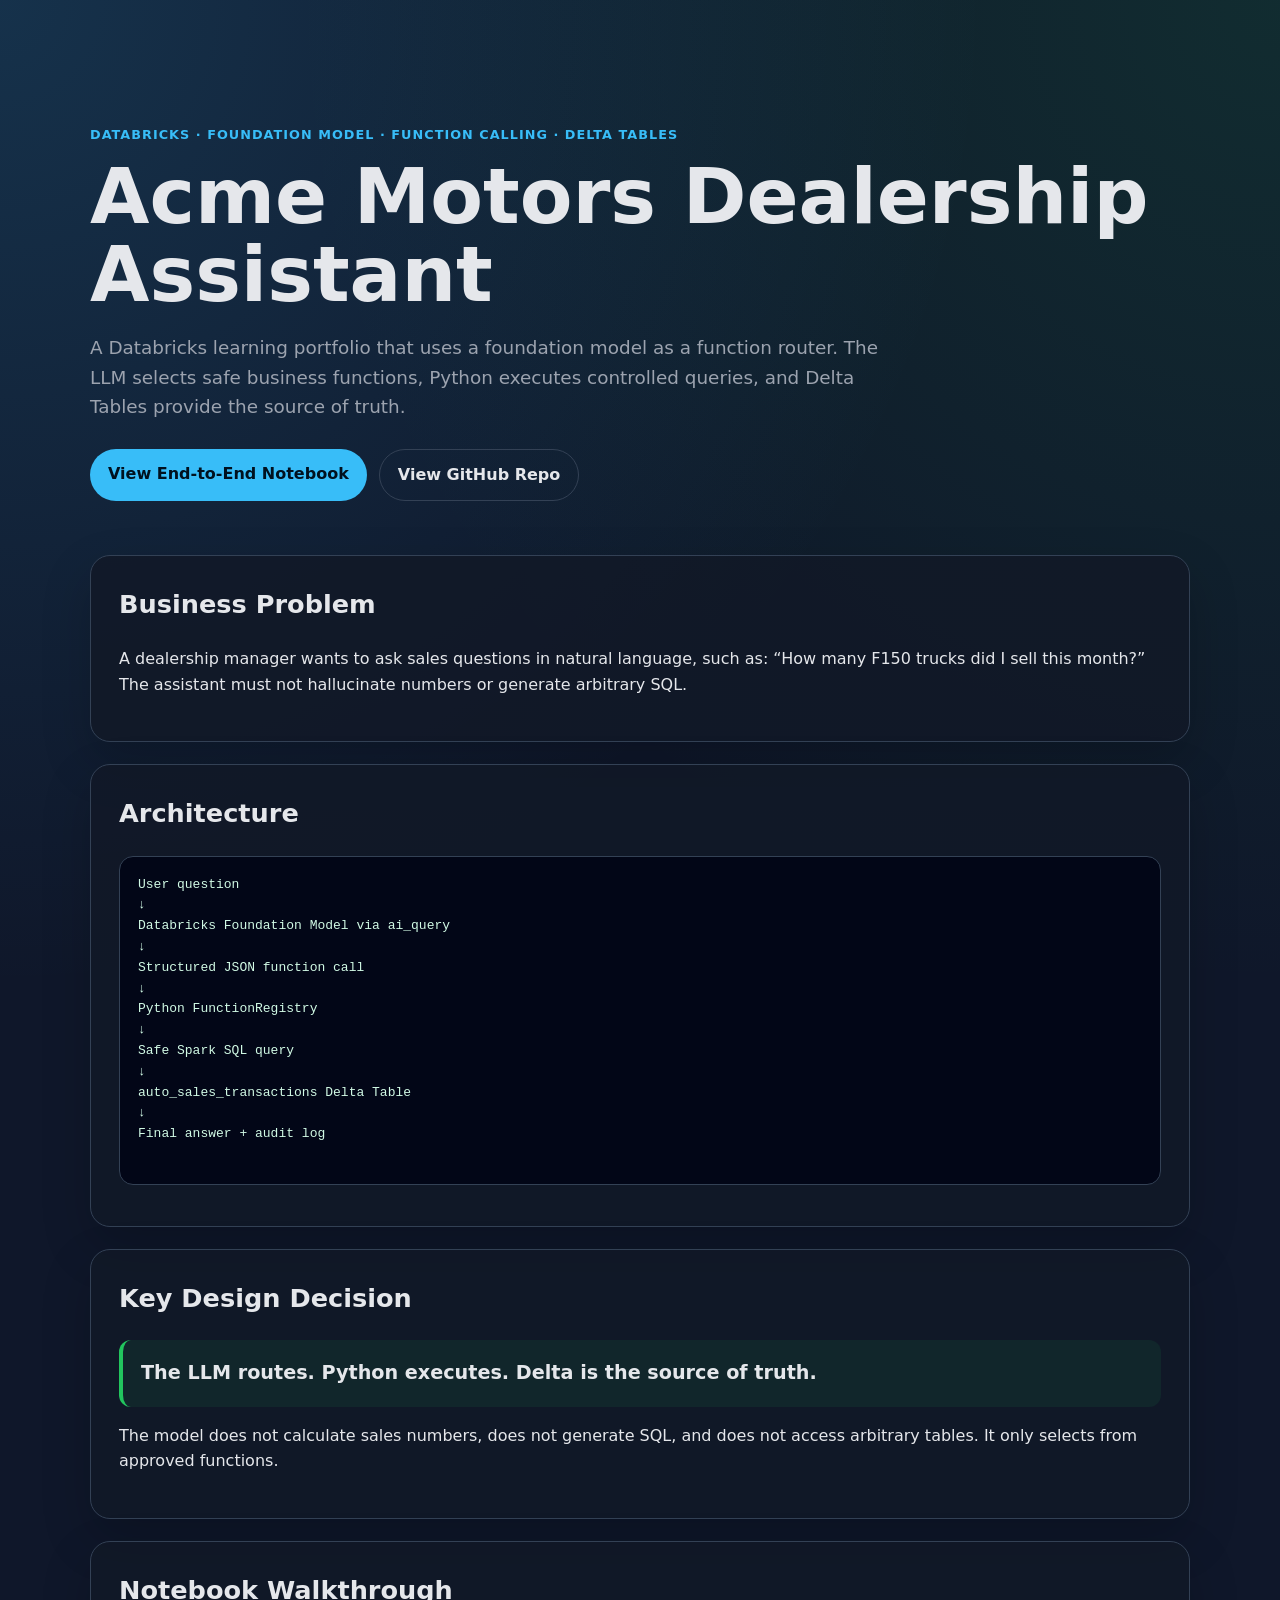
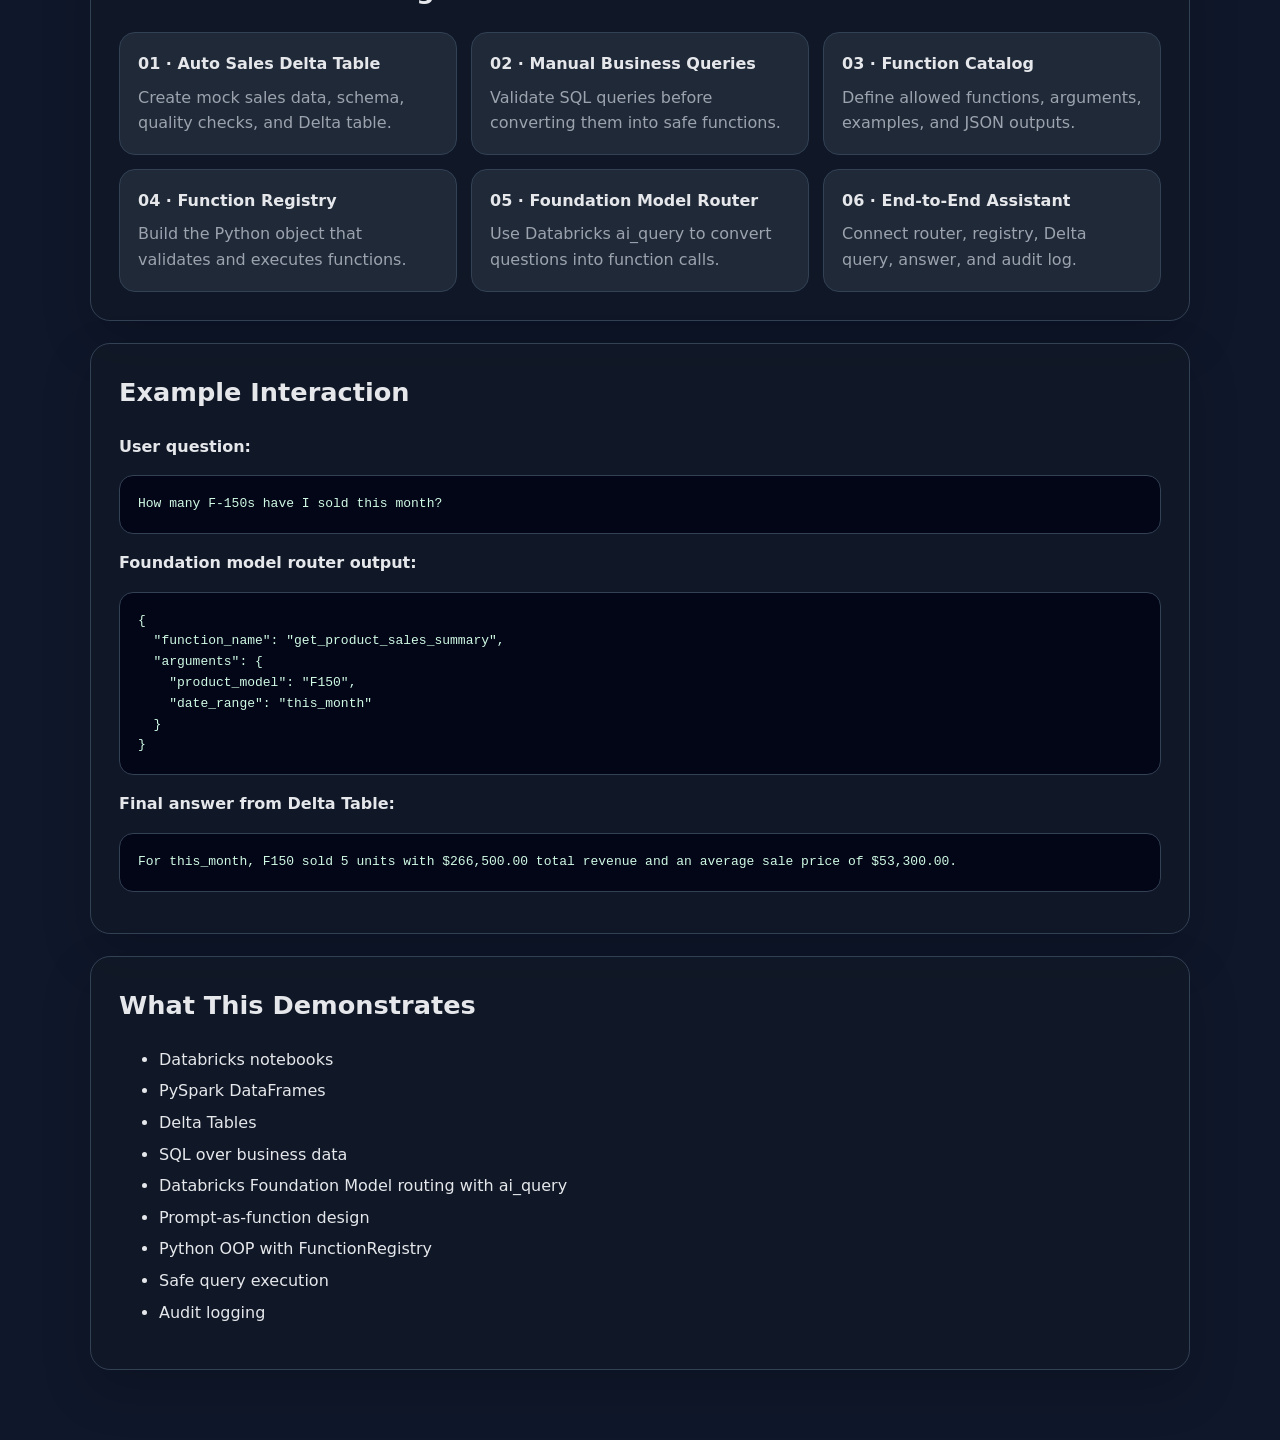
<file: docs/index.html>
<!DOCTYPE html>
<html lang="en">
<head>
  <meta charset="UTF-8" />
  <meta name="viewport" content="width=device-width, initial-scale=1.0" />
  <title>Acme Motors Databricks Assistant</title>
  <link rel="stylesheet" href="styles.css" />
</head>
<body>
  <main class="container">
    <section class="hero">
      <p class="eyebrow">Databricks · Foundation Model · Function Calling · Delta Tables</p>
      <h1>Acme Motors Dealership Assistant</h1>
      <p class="subtitle">
        A Databricks learning portfolio that uses a foundation model as a function router.
        The LLM selects safe business functions, Python executes controlled queries, and
        Delta Tables provide the source of truth.
      </p>

      <div class="buttons">
        <a href="notebooks/06_end_to_end_assistant.html" class="button primary">
          View End-to-End Notebook
        </a>
        <a href="https://github.com/MelenoiddCoding/databricks-acme-motors-assistant" class="button secondary">
          View GitHub Repo
        </a>
      </div>
    </section>

    <section class="card">
      <h2>Business Problem</h2>
      <p>
        A dealership manager wants to ask sales questions in natural language, such as:
        “How many F150 trucks did I sell this month?” The assistant must not hallucinate
        numbers or generate arbitrary SQL.
      </p>
    </section>

    <section class="card">
      <h2>Architecture</h2>
      <pre>
User question
↓
Databricks Foundation Model via ai_query
↓
Structured JSON function call
↓
Python FunctionRegistry
↓
Safe Spark SQL query
↓
auto_sales_transactions Delta Table
↓
Final answer + audit log
      </pre>
    </section>

    <section class="card">
      <h2>Key Design Decision</h2>
      <blockquote>
        The LLM routes. Python executes. Delta is the source of truth.
      </blockquote>
      <p>
        The model does not calculate sales numbers, does not generate SQL, and does not access
        arbitrary tables. It only selects from approved functions.
      </p>
    </section>

    <section class="card">
      <h2>Notebook Walkthrough</h2>
      <div class="grid">
        <a class="notebook" href="notebooks/01_create_auto_sales_delta_table.html">
          <strong>01 · Auto Sales Delta Table</strong>
          <span>Create mock sales data, schema, quality checks, and Delta table.</span>
        </a>

        <a class="notebook" href="notebooks/02_manual_business_queries.html">
          <strong>02 · Manual Business Queries</strong>
          <span>Validate SQL queries before converting them into safe functions.</span>
        </a>

        <a class="notebook" href="notebooks/03_function_catalog.html">
          <strong>03 · Function Catalog</strong>
          <span>Define allowed functions, arguments, examples, and JSON outputs.</span>
        </a>

        <a class="notebook" href="notebooks/04_python_function_registry.html">
          <strong>04 · Function Registry</strong>
          <span>Build the Python object that validates and executes functions.</span>
        </a>

        <a class="notebook" href="notebooks/05_foundation_model_router.html">
          <strong>05 · Foundation Model Router</strong>
          <span>Use Databricks ai_query to convert questions into function calls.</span>
        </a>

        <a class="notebook" href="notebooks/06_end_to_end_assistant.html">
          <strong>06 · End-to-End Assistant</strong>
          <span>Connect router, registry, Delta query, answer, and audit log.</span>
        </a>
      </div>
    </section>

    <section class="card">
      <h2>Example Interaction</h2>
      <p><strong>User question:</strong></p>
      <pre>How many F-150s have I sold this month?</pre>

      <p><strong>Foundation model router output:</strong></p>
      <pre>{
  "function_name": "get_product_sales_summary",
  "arguments": {
    "product_model": "F150",
    "date_range": "this_month"
  }
}</pre>

      <p><strong>Final answer from Delta Table:</strong></p>
      <pre>For this_month, F150 sold 5 units with $266,500.00 total revenue and an average sale price of $53,300.00.</pre>
    </section>

    <section class="card">
      <h2>What This Demonstrates</h2>
      <ul>
        <li>Databricks notebooks</li>
        <li>PySpark DataFrames</li>
        <li>Delta Tables</li>
        <li>SQL over business data</li>
        <li>Databricks Foundation Model routing with ai_query</li>
        <li>Prompt-as-function design</li>
        <li>Python OOP with FunctionRegistry</li>
        <li>Safe query execution</li>
        <li>Audit logging</li>
      </ul>
    </section>
  </main>
</body>
</html>
</file>
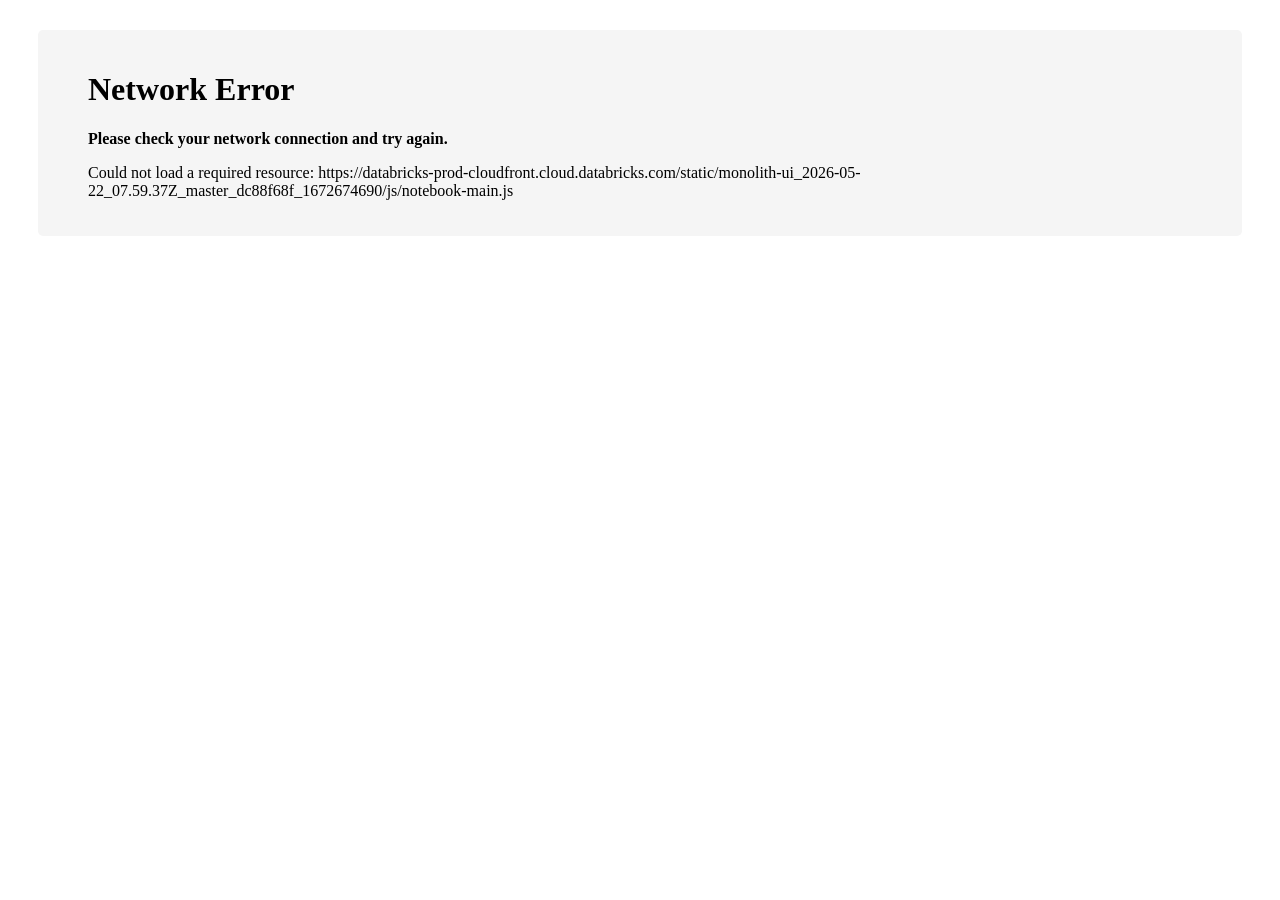
<file: html/01_create_auto_sales_delta_table.html>
<!DOCTYPE html>
<html>
<head>
  <meta name="databricks-html-version" content="1">
<title>01_create_auto_sales_delta_table - Databricks</title>

<meta charset="utf-8">
<meta name="google" content="notranslate">
<meta name="robots" content="nofollow, noindex">
<meta http-equiv="Content-Language" content="en">
<meta http-equiv="Content-Type" content="text/html; charset=UTF8">

<link rel="stylesheet" type="text/css" href="https://databricks-prod-cloudfront.cloud.databricks.com/static/monolith-ui_2026-05-22_07.59.37Z_master_dc88f68f_1672674690/css/notebook-main.css">
<link rel="icon" type="image/png" href="https://databricks-prod-cloudfront.cloud.databricks.com/static/monolith-ui_2026-05-22_07.59.37Z_master_dc88f68f_1672674690/login/favicon.ico"/>
<script>window.__STATIC_SETTINGS__ = {"sandboxForSandboxFrame":"allow-scripts allow-popups allow-popups-to-escape-sandbox allow-forms allow-same-origin allow-downloads","databricks.fe.deploymentMode":"production","deploymentMode":"production","staticNotebookResourceUrl_new":"https://databricks-prod-cloudfront.cloud.databricks.com/static/monolith-ui_2026-05-22_07.59.37Z_master_dc88f68f_1672674690/","databricks.fe.eda.sandboxForSandboxFrame":"allow-scripts allow-popups allow-popups-to-escape-sandbox allow-forms allow-same-origin allow-downloads","enableResultsDownloading":true,"disableExportNotebook":false,"enableNotebookTableClipboard":true,"enableExportNotebook":true,"staticNotebookResourceUrl":"https://databricks-prod-cloudfront.cloud.databricks.com/static/monolith-ui_2026-05-22_07.59.37Z_master_dc88f68f_1672674690/","disableResultsDownloading":true};</script>
<script>var __DATABRICKS_NOTEBOOK_MODEL = '[base64]';</script>

</head>
<body>  <script>
window.addEventListener('load', function(event) {
  if (window.mainJsLoadError) {
    var u = 'https://databricks-prod-cloudfront.cloud.databricks.com/static/monolith-ui_2026-05-22_07.59.37Z_master_dc88f68f_1672674690/js/notebook-main.js';
    var b = document.getElementsByTagName('body')[0];
    var c = document.createElement('div');
    c.innerHTML = ('<h1 class="error-static-notebook">Network Error</h1>' +
      '<p><b>Please check your network connection and try again.</b></p>' +
      '<p>Could not load a required resource: ' + u + '</p>');
    c.style.margin = '30px';
    c.style.padding = '20px 50px';
    c.style.backgroundColor = '#f5f5f5';
    c.style.borderRadius = '5px';
    b.appendChild(c);
  }
});
</script>
<script
 src="https://databricks-prod-cloudfront.cloud.databricks.com/static/monolith-ui_2026-05-22_07.59.37Z_master_dc88f68f_1672674690/js/notebook-main.js"
 onerror="window.mainJsLoadError = true;"
 charset="utf-8"></script>
<script
 src="https://databricks-prod-cloudfront.cloud.databricks.com/static/monolith-ui_2026-05-22_07.59.37Z_master_dc88f68f_1672674690/js/metrics-graphics.js"
 onerror="window.mainJsLoadError = true;"
 charset="utf-8"></script>
</body>
</html>
</file>
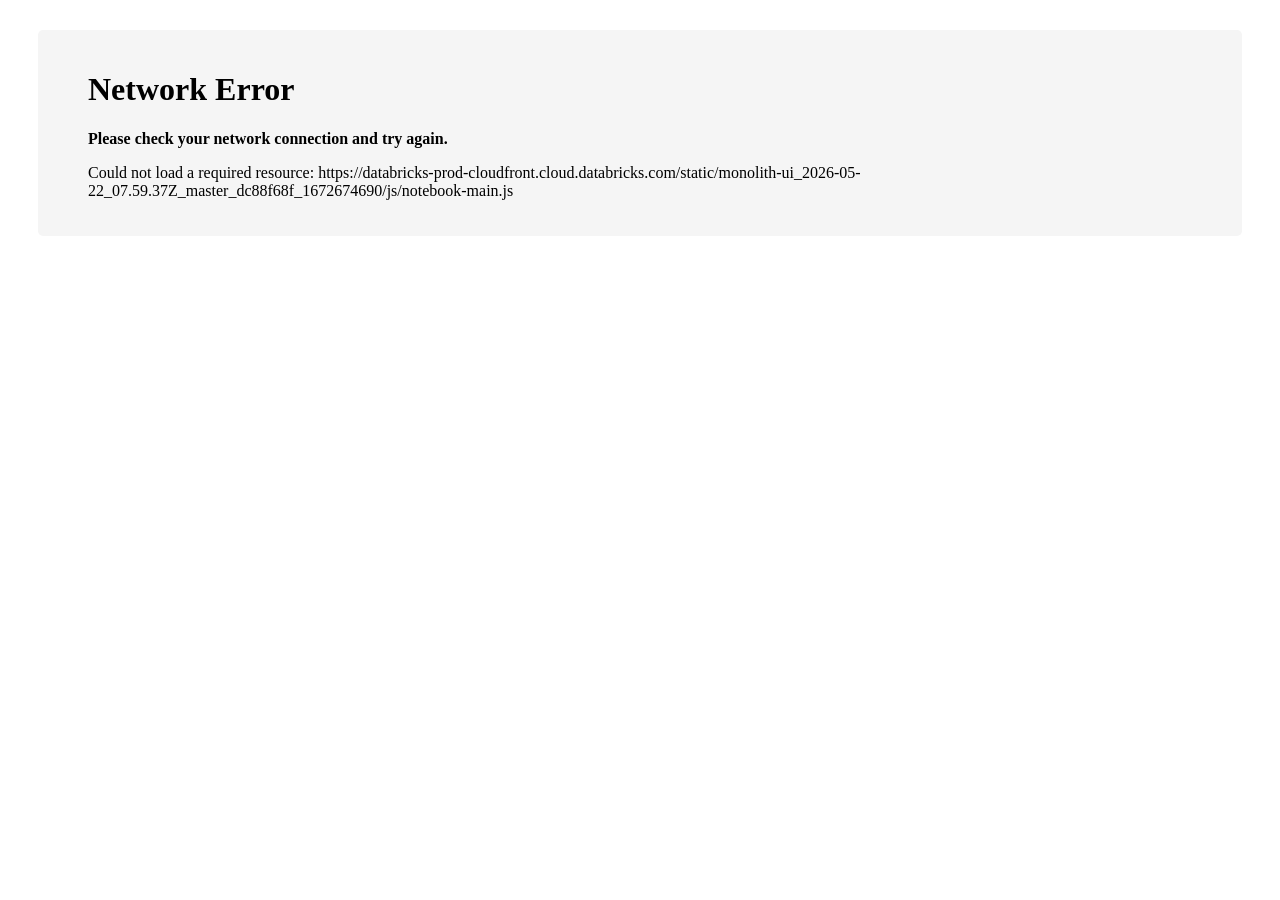
<file: html/02_manual_business_queries.html>
<!DOCTYPE html>
<html>
<head>
  <meta name="databricks-html-version" content="1">
<title>02_manual_business_queries - Databricks</title>

<meta charset="utf-8">
<meta name="google" content="notranslate">
<meta name="robots" content="nofollow, noindex">
<meta http-equiv="Content-Language" content="en">
<meta http-equiv="Content-Type" content="text/html; charset=UTF8">

<link rel="stylesheet" type="text/css" href="https://databricks-prod-cloudfront.cloud.databricks.com/static/monolith-ui_2026-05-22_07.59.37Z_master_dc88f68f_1672674690/css/notebook-main.css">
<link rel="icon" type="image/png" href="https://databricks-prod-cloudfront.cloud.databricks.com/static/monolith-ui_2026-05-22_07.59.37Z_master_dc88f68f_1672674690/login/favicon.ico"/>
<script>window.__STATIC_SETTINGS__ = {"sandboxForSandboxFrame":"allow-scripts allow-popups allow-popups-to-escape-sandbox allow-forms allow-same-origin allow-downloads","databricks.fe.deploymentMode":"production","deploymentMode":"production","staticNotebookResourceUrl_new":"https://databricks-prod-cloudfront.cloud.databricks.com/static/monolith-ui_2026-05-22_07.59.37Z_master_dc88f68f_1672674690/","databricks.fe.eda.sandboxForSandboxFrame":"allow-scripts allow-popups allow-popups-to-escape-sandbox allow-forms allow-same-origin allow-downloads","enableResultsDownloading":true,"disableExportNotebook":false,"enableNotebookTableClipboard":true,"enableExportNotebook":true,"staticNotebookResourceUrl":"https://databricks-prod-cloudfront.cloud.databricks.com/static/monolith-ui_2026-05-22_07.59.37Z_master_dc88f68f_1672674690/","disableResultsDownloading":true};</script>
<script>var __DATABRICKS_NOTEBOOK_MODEL = '[base64]';</script>

</head>
<body>  <script>
window.addEventListener('load', function(event) {
  if (window.mainJsLoadError) {
    var u = 'https://databricks-prod-cloudfront.cloud.databricks.com/static/monolith-ui_2026-05-22_07.59.37Z_master_dc88f68f_1672674690/js/notebook-main.js';
    var b = document.getElementsByTagName('body')[0];
    var c = document.createElement('div');
    c.innerHTML = ('<h1 class="error-static-notebook">Network Error</h1>' +
      '<p><b>Please check your network connection and try again.</b></p>' +
      '<p>Could not load a required resource: ' + u + '</p>');
    c.style.margin = '30px';
    c.style.padding = '20px 50px';
    c.style.backgroundColor = '#f5f5f5';
    c.style.borderRadius = '5px';
    b.appendChild(c);
  }
});
</script>
<script
 src="https://databricks-prod-cloudfront.cloud.databricks.com/static/monolith-ui_2026-05-22_07.59.37Z_master_dc88f68f_1672674690/js/notebook-main.js"
 onerror="window.mainJsLoadError = true;"
 charset="utf-8"></script>
<script
 src="https://databricks-prod-cloudfront.cloud.databricks.com/static/monolith-ui_2026-05-22_07.59.37Z_master_dc88f68f_1672674690/js/metrics-graphics.js"
 onerror="window.mainJsLoadError = true;"
 charset="utf-8"></script>
</body>
</html>
</file>
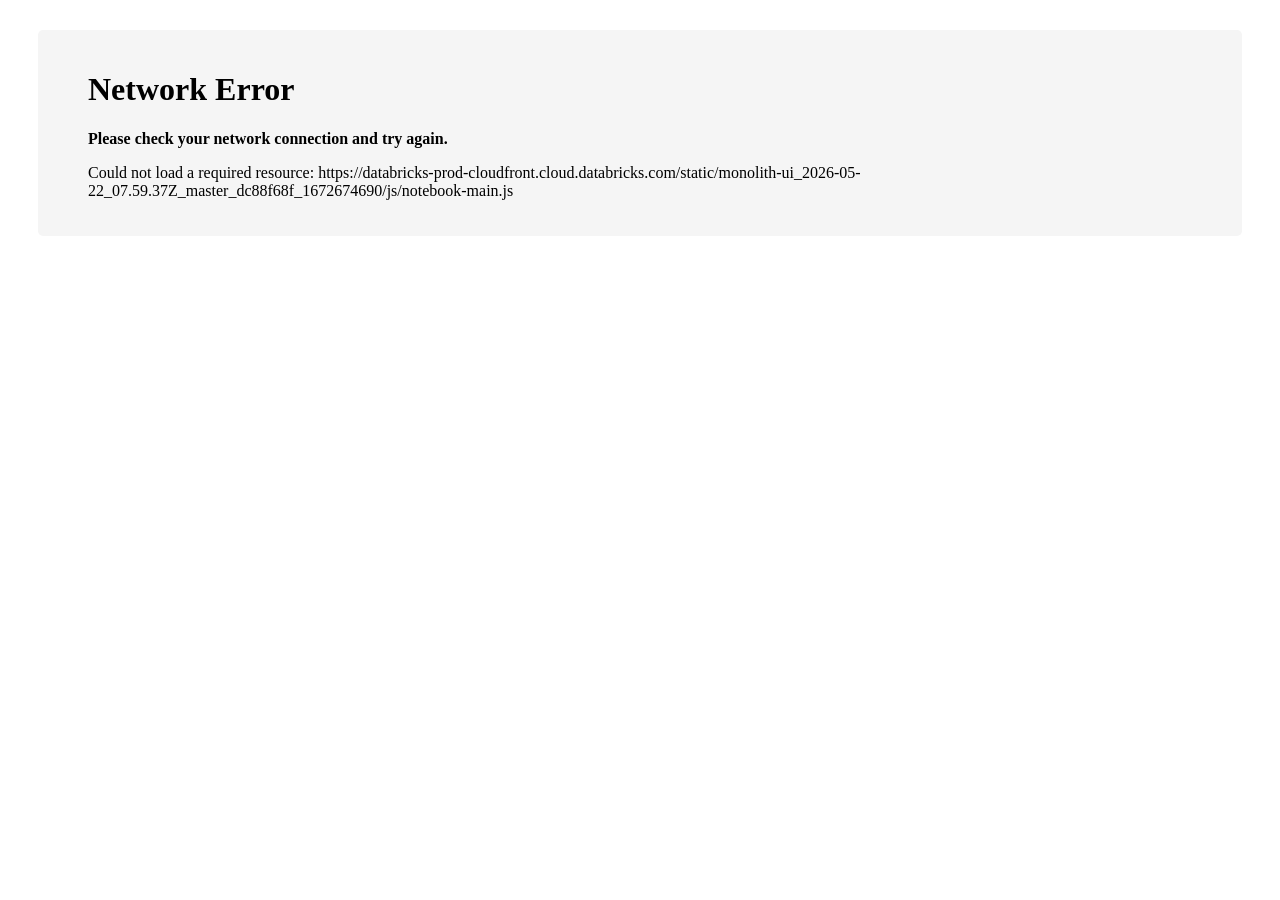
<file: html/03_function_catalog.html>
<!DOCTYPE html>
<html>
<head>
  <meta name="databricks-html-version" content="1">
<title>03_function_catalog - Databricks</title>

<meta charset="utf-8">
<meta name="google" content="notranslate">
<meta name="robots" content="nofollow, noindex">
<meta http-equiv="Content-Language" content="en">
<meta http-equiv="Content-Type" content="text/html; charset=UTF8">

<link rel="stylesheet" type="text/css" href="https://databricks-prod-cloudfront.cloud.databricks.com/static/monolith-ui_2026-05-22_07.59.37Z_master_dc88f68f_1672674690/css/notebook-main.css">
<link rel="icon" type="image/png" href="https://databricks-prod-cloudfront.cloud.databricks.com/static/monolith-ui_2026-05-22_07.59.37Z_master_dc88f68f_1672674690/login/favicon.ico"/>
<script>window.__STATIC_SETTINGS__ = {"sandboxForSandboxFrame":"allow-scripts allow-popups allow-popups-to-escape-sandbox allow-forms allow-same-origin allow-downloads","databricks.fe.deploymentMode":"production","deploymentMode":"production","staticNotebookResourceUrl_new":"https://databricks-prod-cloudfront.cloud.databricks.com/static/monolith-ui_2026-05-22_07.59.37Z_master_dc88f68f_1672674690/","databricks.fe.eda.sandboxForSandboxFrame":"allow-scripts allow-popups allow-popups-to-escape-sandbox allow-forms allow-same-origin allow-downloads","enableResultsDownloading":true,"disableExportNotebook":false,"enableNotebookTableClipboard":true,"enableExportNotebook":true,"staticNotebookResourceUrl":"https://databricks-prod-cloudfront.cloud.databricks.com/static/monolith-ui_2026-05-22_07.59.37Z_master_dc88f68f_1672674690/","disableResultsDownloading":true};</script>
<script>var __DATABRICKS_NOTEBOOK_MODEL = '[base64]';</script>

</head>
<body>  <script>
window.addEventListener('load', function(event) {
  if (window.mainJsLoadError) {
    var u = 'https://databricks-prod-cloudfront.cloud.databricks.com/static/monolith-ui_2026-05-22_07.59.37Z_master_dc88f68f_1672674690/js/notebook-main.js';
    var b = document.getElementsByTagName('body')[0];
    var c = document.createElement('div');
    c.innerHTML = ('<h1 class="error-static-notebook">Network Error</h1>' +
      '<p><b>Please check your network connection and try again.</b></p>' +
      '<p>Could not load a required resource: ' + u + '</p>');
    c.style.margin = '30px';
    c.style.padding = '20px 50px';
    c.style.backgroundColor = '#f5f5f5';
    c.style.borderRadius = '5px';
    b.appendChild(c);
  }
});
</script>
<script
 src="https://databricks-prod-cloudfront.cloud.databricks.com/static/monolith-ui_2026-05-22_07.59.37Z_master_dc88f68f_1672674690/js/notebook-main.js"
 onerror="window.mainJsLoadError = true;"
 charset="utf-8"></script>
<script
 src="https://databricks-prod-cloudfront.cloud.databricks.com/static/monolith-ui_2026-05-22_07.59.37Z_master_dc88f68f_1672674690/js/metrics-graphics.js"
 onerror="window.mainJsLoadError = true;"
 charset="utf-8"></script>
</body>
</html>
</file>
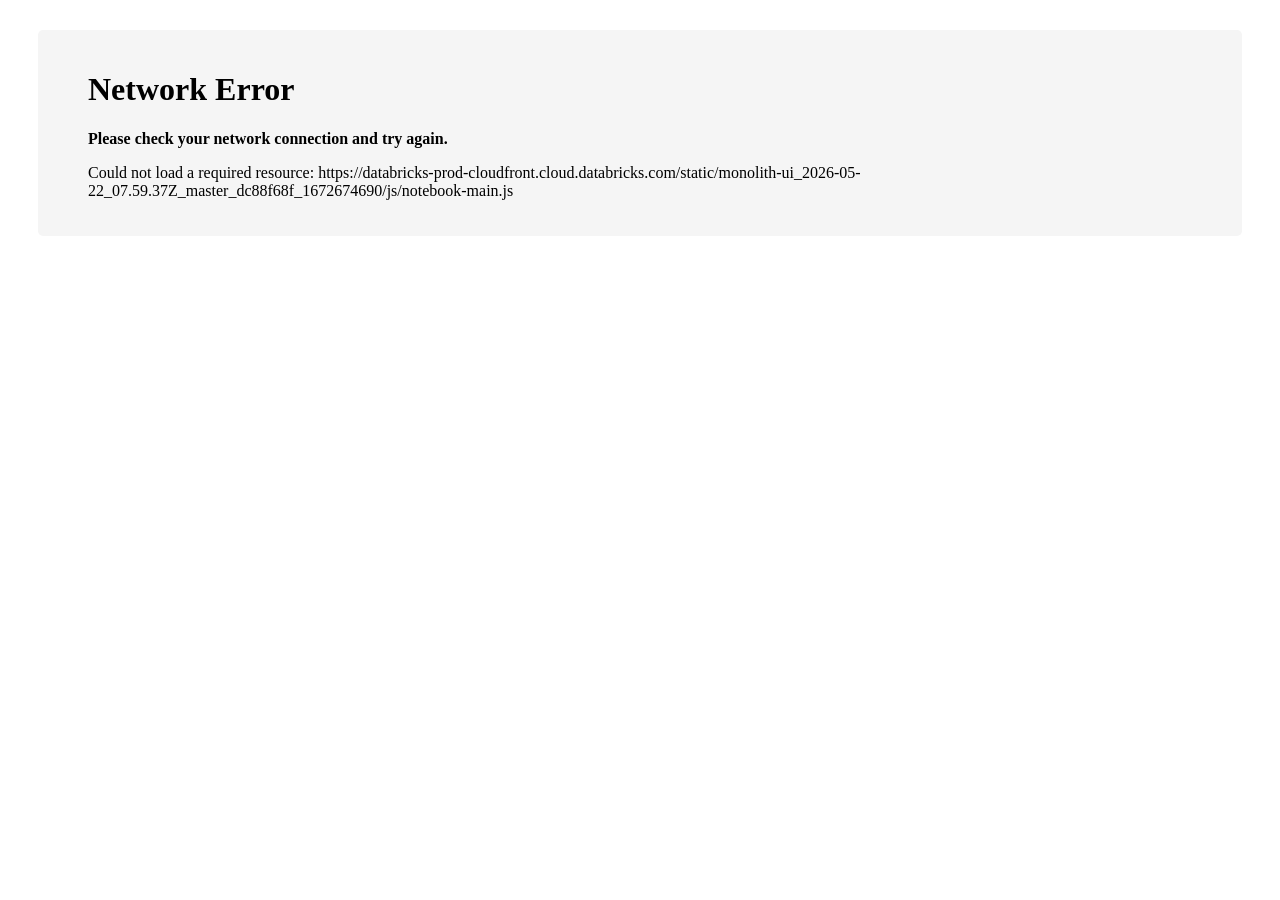
<file: html/04_python_function_registry.html>
<!DOCTYPE html>
<html>
<head>
  <meta name="databricks-html-version" content="1">
<title>04_python_function_registry - Databricks</title>

<meta charset="utf-8">
<meta name="google" content="notranslate">
<meta name="robots" content="nofollow, noindex">
<meta http-equiv="Content-Language" content="en">
<meta http-equiv="Content-Type" content="text/html; charset=UTF8">

<link rel="stylesheet" type="text/css" href="https://databricks-prod-cloudfront.cloud.databricks.com/static/monolith-ui_2026-05-22_07.59.37Z_master_dc88f68f_1672674690/css/notebook-main.css">
<link rel="icon" type="image/png" href="https://databricks-prod-cloudfront.cloud.databricks.com/static/monolith-ui_2026-05-22_07.59.37Z_master_dc88f68f_1672674690/login/favicon.ico"/>
<script>window.__STATIC_SETTINGS__ = {"sandboxForSandboxFrame":"allow-scripts allow-popups allow-popups-to-escape-sandbox allow-forms allow-same-origin allow-downloads","databricks.fe.deploymentMode":"production","deploymentMode":"production","staticNotebookResourceUrl_new":"https://databricks-prod-cloudfront.cloud.databricks.com/static/monolith-ui_2026-05-22_07.59.37Z_master_dc88f68f_1672674690/","databricks.fe.eda.sandboxForSandboxFrame":"allow-scripts allow-popups allow-popups-to-escape-sandbox allow-forms allow-same-origin allow-downloads","enableResultsDownloading":true,"disableExportNotebook":false,"enableNotebookTableClipboard":true,"enableExportNotebook":true,"staticNotebookResourceUrl":"https://databricks-prod-cloudfront.cloud.databricks.com/static/monolith-ui_2026-05-22_07.59.37Z_master_dc88f68f_1672674690/","disableResultsDownloading":true};</script>
<script>var __DATABRICKS_NOTEBOOK_MODEL = '[base64]';</script>

</head>
<body>  <script>
window.addEventListener('load', function(event) {
  if (window.mainJsLoadError) {
    var u = 'https://databricks-prod-cloudfront.cloud.databricks.com/static/monolith-ui_2026-05-22_07.59.37Z_master_dc88f68f_1672674690/js/notebook-main.js';
    var b = document.getElementsByTagName('body')[0];
    var c = document.createElement('div');
    c.innerHTML = ('<h1 class="error-static-notebook">Network Error</h1>' +
      '<p><b>Please check your network connection and try again.</b></p>' +
      '<p>Could not load a required resource: ' + u + '</p>');
    c.style.margin = '30px';
    c.style.padding = '20px 50px';
    c.style.backgroundColor = '#f5f5f5';
    c.style.borderRadius = '5px';
    b.appendChild(c);
  }
});
</script>
<script
 src="https://databricks-prod-cloudfront.cloud.databricks.com/static/monolith-ui_2026-05-22_07.59.37Z_master_dc88f68f_1672674690/js/notebook-main.js"
 onerror="window.mainJsLoadError = true;"
 charset="utf-8"></script>
<script
 src="https://databricks-prod-cloudfront.cloud.databricks.com/static/monolith-ui_2026-05-22_07.59.37Z_master_dc88f68f_1672674690/js/metrics-graphics.js"
 onerror="window.mainJsLoadError = true;"
 charset="utf-8"></script>
</body>
</html>
</file>
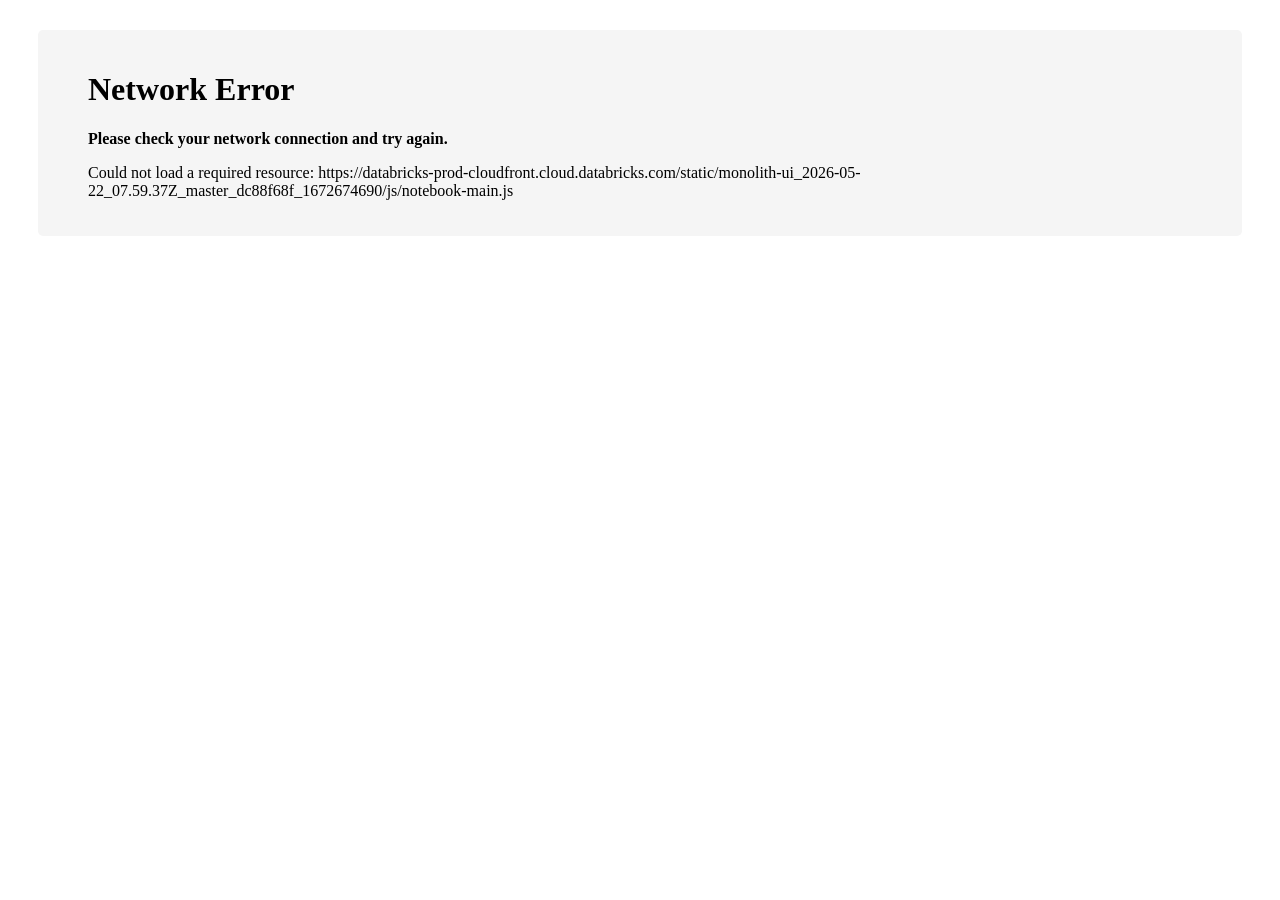
<file: html/05_foundation_model_router.html>
<!DOCTYPE html>
<html>
<head>
  <meta name="databricks-html-version" content="1">
<title>05_foundation_model_router - Databricks</title>

<meta charset="utf-8">
<meta name="google" content="notranslate">
<meta name="robots" content="nofollow, noindex">
<meta http-equiv="Content-Language" content="en">
<meta http-equiv="Content-Type" content="text/html; charset=UTF8">

<link rel="stylesheet" type="text/css" href="https://databricks-prod-cloudfront.cloud.databricks.com/static/monolith-ui_2026-05-22_07.59.37Z_master_dc88f68f_1672674690/css/notebook-main.css">
<link rel="icon" type="image/png" href="https://databricks-prod-cloudfront.cloud.databricks.com/static/monolith-ui_2026-05-22_07.59.37Z_master_dc88f68f_1672674690/login/favicon.ico"/>
<script>window.__STATIC_SETTINGS__ = {"sandboxForSandboxFrame":"allow-scripts allow-popups allow-popups-to-escape-sandbox allow-forms allow-same-origin allow-downloads","databricks.fe.deploymentMode":"production","deploymentMode":"production","staticNotebookResourceUrl_new":"https://databricks-prod-cloudfront.cloud.databricks.com/static/monolith-ui_2026-05-22_07.59.37Z_master_dc88f68f_1672674690/","databricks.fe.eda.sandboxForSandboxFrame":"allow-scripts allow-popups allow-popups-to-escape-sandbox allow-forms allow-same-origin allow-downloads","enableResultsDownloading":true,"disableExportNotebook":false,"enableNotebookTableClipboard":true,"enableExportNotebook":true,"staticNotebookResourceUrl":"https://databricks-prod-cloudfront.cloud.databricks.com/static/monolith-ui_2026-05-22_07.59.37Z_master_dc88f68f_1672674690/","disableResultsDownloading":true};</script>
<script>var __DATABRICKS_NOTEBOOK_MODEL = '[base64]';</script>

</head>
<body>  <script>
window.addEventListener('load', function(event) {
  if (window.mainJsLoadError) {
    var u = 'https://databricks-prod-cloudfront.cloud.databricks.com/static/monolith-ui_2026-05-22_07.59.37Z_master_dc88f68f_1672674690/js/notebook-main.js';
    var b = document.getElementsByTagName('body')[0];
    var c = document.createElement('div');
    c.innerHTML = ('<h1 class="error-static-notebook">Network Error</h1>' +
      '<p><b>Please check your network connection and try again.</b></p>' +
      '<p>Could not load a required resource: ' + u + '</p>');
    c.style.margin = '30px';
    c.style.padding = '20px 50px';
    c.style.backgroundColor = '#f5f5f5';
    c.style.borderRadius = '5px';
    b.appendChild(c);
  }
});
</script>
<script
 src="https://databricks-prod-cloudfront.cloud.databricks.com/static/monolith-ui_2026-05-22_07.59.37Z_master_dc88f68f_1672674690/js/notebook-main.js"
 onerror="window.mainJsLoadError = true;"
 charset="utf-8"></script>
<script
 src="https://databricks-prod-cloudfront.cloud.databricks.com/static/monolith-ui_2026-05-22_07.59.37Z_master_dc88f68f_1672674690/js/metrics-graphics.js"
 onerror="window.mainJsLoadError = true;"
 charset="utf-8"></script>
</body>
</html>
</file>
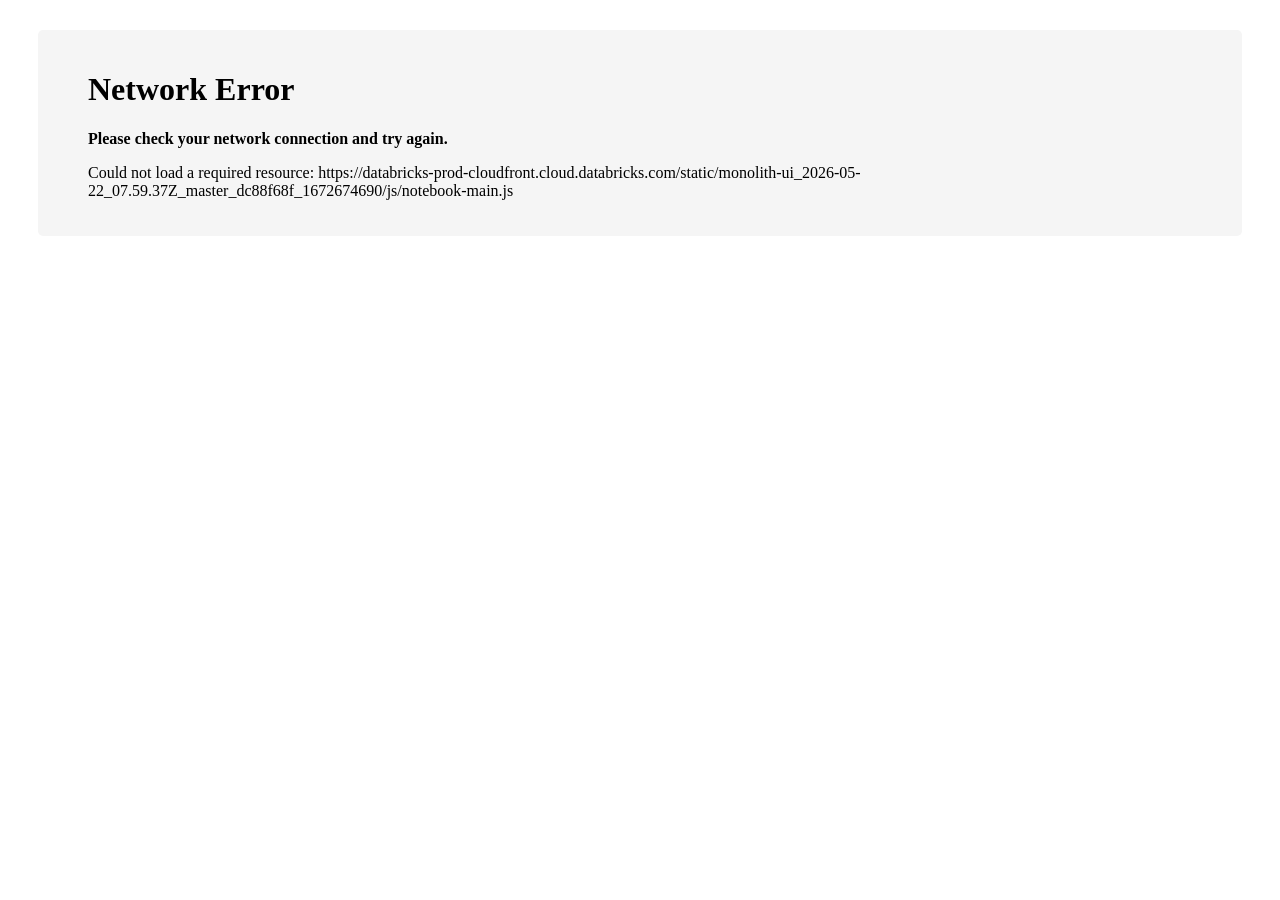
<file: html/06_end_to_end_assistant.html>
<!DOCTYPE html>
<html>
<head>
  <meta name="databricks-html-version" content="1">
<title>06_end_to_end_assistant - Databricks</title>

<meta charset="utf-8">
<meta name="google" content="notranslate">
<meta name="robots" content="nofollow, noindex">
<meta http-equiv="Content-Language" content="en">
<meta http-equiv="Content-Type" content="text/html; charset=UTF8">

<link rel="stylesheet" type="text/css" href="https://databricks-prod-cloudfront.cloud.databricks.com/static/monolith-ui_2026-05-22_07.59.37Z_master_dc88f68f_1672674690/css/notebook-main.css">
<link rel="icon" type="image/png" href="https://databricks-prod-cloudfront.cloud.databricks.com/static/monolith-ui_2026-05-22_07.59.37Z_master_dc88f68f_1672674690/login/favicon.ico"/>
<script>window.__STATIC_SETTINGS__ = {"sandboxForSandboxFrame":"allow-scripts allow-popups allow-popups-to-escape-sandbox allow-forms allow-same-origin allow-downloads","databricks.fe.deploymentMode":"production","deploymentMode":"production","staticNotebookResourceUrl_new":"https://databricks-prod-cloudfront.cloud.databricks.com/static/monolith-ui_2026-05-22_07.59.37Z_master_dc88f68f_1672674690/","databricks.fe.eda.sandboxForSandboxFrame":"allow-scripts allow-popups allow-popups-to-escape-sandbox allow-forms allow-same-origin allow-downloads","enableResultsDownloading":true,"disableExportNotebook":false,"enableNotebookTableClipboard":true,"enableExportNotebook":true,"staticNotebookResourceUrl":"https://databricks-prod-cloudfront.cloud.databricks.com/static/monolith-ui_2026-05-22_07.59.37Z_master_dc88f68f_1672674690/","disableResultsDownloading":true};</script>
<script>var __DATABRICKS_NOTEBOOK_MODEL = '[base64]';</script>

</head>
<body>  <script>
window.addEventListener('load', function(event) {
  if (window.mainJsLoadError) {
    var u = 'https://databricks-prod-cloudfront.cloud.databricks.com/static/monolith-ui_2026-05-22_07.59.37Z_master_dc88f68f_1672674690/js/notebook-main.js';
    var b = document.getElementsByTagName('body')[0];
    var c = document.createElement('div');
    c.innerHTML = ('<h1 class="error-static-notebook">Network Error</h1>' +
      '<p><b>Please check your network connection and try again.</b></p>' +
      '<p>Could not load a required resource: ' + u + '</p>');
    c.style.margin = '30px';
    c.style.padding = '20px 50px';
    c.style.backgroundColor = '#f5f5f5';
    c.style.borderRadius = '5px';
    b.appendChild(c);
  }
});
</script>
<script
 src="https://databricks-prod-cloudfront.cloud.databricks.com/static/monolith-ui_2026-05-22_07.59.37Z_master_dc88f68f_1672674690/js/notebook-main.js"
 onerror="window.mainJsLoadError = true;"
 charset="utf-8"></script>
<script
 src="https://databricks-prod-cloudfront.cloud.databricks.com/static/monolith-ui_2026-05-22_07.59.37Z_master_dc88f68f_1672674690/js/metrics-graphics.js"
 onerror="window.mainJsLoadError = true;"
 charset="utf-8"></script>
</body>
</html>
</file>
<file: docs/styles.css>
:root {
  --bg: #0f172a;
  --card: #111827;
  --card-2: #1f2937;
  --text: #e5e7eb;
  --muted: #9ca3af;
  --accent: #38bdf8;
  --accent-2: #22c55e;
  --border: #334155;
}

* {
  box-sizing: border-box;
}

body {
  margin: 0;
  font-family: Inter, ui-sans-serif, system-ui, -apple-system, BlinkMacSystemFont, "Segoe UI", sans-serif;
  background:
    radial-gradient(circle at top left, rgba(56, 189, 248, 0.16), transparent 30%),
    radial-gradient(circle at top right, rgba(34, 197, 94, 0.12), transparent 30%),
    var(--bg);
  color: var(--text);
  line-height: 1.6;
}

.container {
  width: min(1100px, 92%);
  margin: 0 auto;
  padding: 48px 0;
}

.hero {
  padding: 64px 0 32px;
}

.eyebrow {
  color: var(--accent);
  font-weight: 700;
  letter-spacing: 0.08em;
  text-transform: uppercase;
  font-size: 0.8rem;
}

h1 {
  font-size: clamp(2.4rem, 6vw, 4.8rem);
  line-height: 1.02;
  margin: 12px 0;
}

.subtitle {
  max-width: 820px;
  color: var(--muted);
  font-size: 1.15rem;
}

.buttons {
  display: flex;
  flex-wrap: wrap;
  gap: 12px;
  margin-top: 28px;
}

.button {
  display: inline-block;
  text-decoration: none;
  padding: 12px 18px;
  border-radius: 999px;
  font-weight: 700;
}

.primary {
  background: var(--accent);
  color: #00111f;
}

.secondary {
  border: 1px solid var(--border);
  color: var(--text);
}

.card {
  background: rgba(17, 24, 39, 0.84);
  border: 1px solid var(--border);
  border-radius: 20px;
  padding: 28px;
  margin: 22px 0;
  box-shadow: 0 20px 50px rgba(0,0,0,0.18);
}

h2 {
  margin-top: 0;
  font-size: 1.6rem;
}

pre {
  overflow-x: auto;
  background: #020617;
  border: 1px solid var(--border);
  border-radius: 14px;
  padding: 18px;
  color: #d1fae5;
}

blockquote {
  margin: 0;
  padding: 18px;
  border-left: 4px solid var(--accent-2);
  background: rgba(34, 197, 94, 0.08);
  border-radius: 12px;
  font-size: 1.2rem;
  font-weight: 700;
}

.grid {
  display: grid;
  grid-template-columns: repeat(auto-fit, minmax(260px, 1fr));
  gap: 14px;
}

.notebook {
  display: block;
  text-decoration: none;
  color: var(--text);
  background: var(--card-2);
  border: 1px solid var(--border);
  border-radius: 16px;
  padding: 18px;
  transition: transform 0.15s ease, border-color 0.15s ease;
}

.notebook:hover {
  transform: translateY(-2px);
  border-color: var(--accent);
}

.notebook strong {
  display: block;
  margin-bottom: 8px;
}

.notebook span {
  color: var(--muted);
}

li {
  margin-bottom: 6px;
}
</file>
